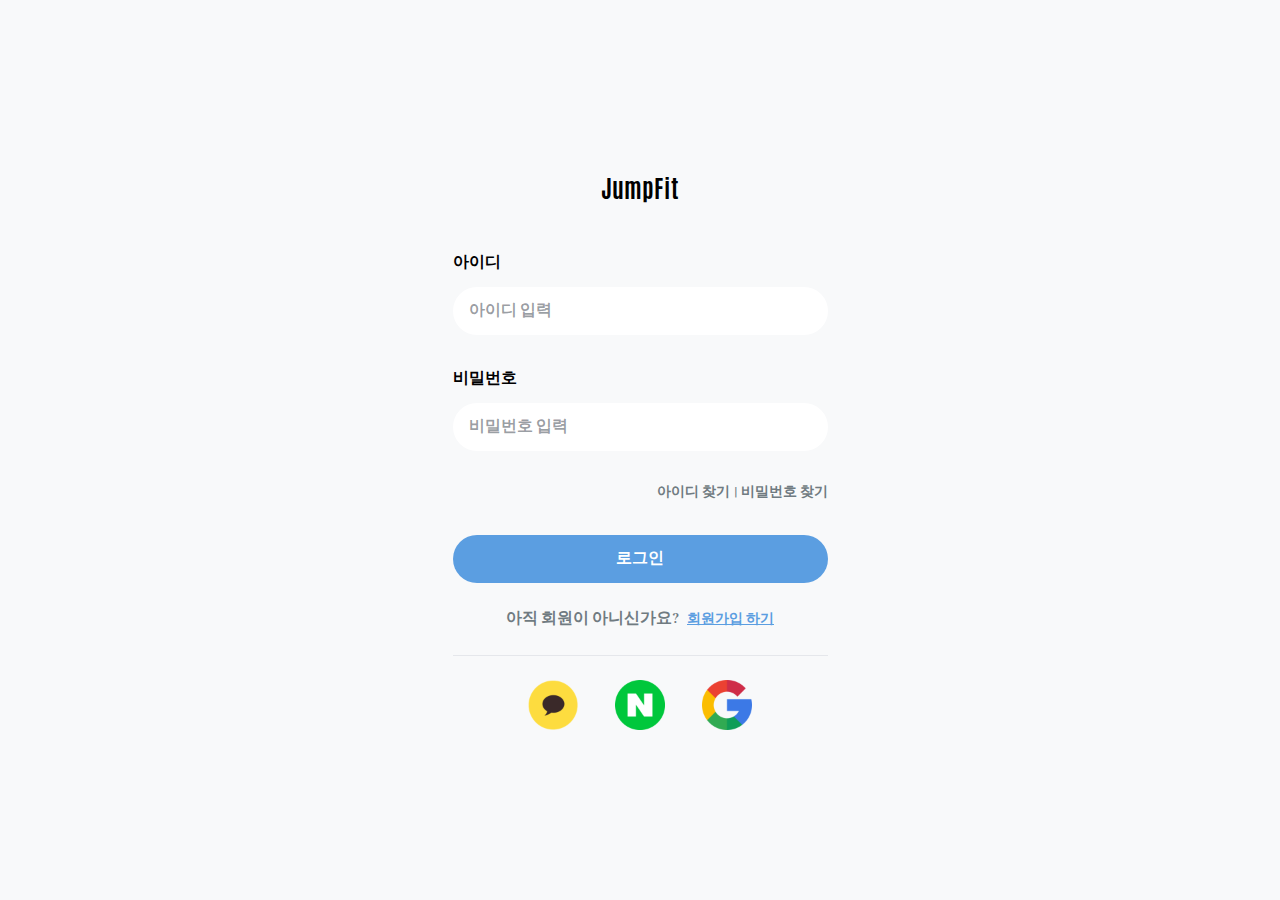
<file: app.html>
<!DOCTYPE html><html lang="ko"><head><meta charSet="utf-8"/><meta name="viewport" content="width=device-width, initial-scale=1"/><link rel="preload" href="/next/static/media/21c9b7f6563401f3-s.p.woff2" as="font" crossorigin="" type="font/woff2"/><link rel="preload" href="/next/static/media/7bd105f9beb92580-s.p.woff2" as="font" crossorigin="" type="font/woff2"/><link rel="preload" href="/next/static/media/c9a5bc6a7c948fb0-s.p.woff2" as="font" crossorigin="" type="font/woff2"/><link rel="stylesheet" href="/next/static/css/f84452f6a61d75df.css" data-precedence="next"/><link rel="preload" as="script" fetchPriority="low" href="/next/static/chunks/webpack-0bb4d48d1ec7638c.js"/><script src="/next/static/chunks/fd9d1056-d168486868a87526.js" async=""></script><script src="/next/static/chunks/23-c4819d6612527067.js" async=""></script><script src="/next/static/chunks/main-app-bf71697fd45977ba.js" async=""></script><script src="/next/static/chunks/795d4814-64a24863d8187f86.js" async=""></script><script src="/next/static/chunks/437-5d1ca087e1f0845f.js" async=""></script><script src="/next/static/chunks/app/app/page-2dc9b950e8dd76b0.js" async=""></script><title>JumpFit</title><meta name="description" content="사용자들이 점핑다이어트를 쉽게 관리하고 예약할 수 있는 편리한 모바일 애플리케이션입니다."/><link rel="icon" href="/favicon.ico" type="image/x-icon" sizes="16x16"/><meta name="next-size-adjust"/><script src="/next/static/chunks/polyfills-78c92fac7aa8fdd8.js" noModule=""></script></head><body class="__className_f05a97"><main><div class="min-w-full min-h-screen flex justify-center items-center bg-primary text-white"><div class="__className_269739"><h1 class="text-3xl">JumpFit</h1></div></div></main><script src="/next/static/chunks/webpack-0bb4d48d1ec7638c.js" async=""></script><script>(self._next_f=self._next_f||[]).push([0]);self._next_f.push([2,null])</script><script>self._next_f.push([1,"1:HL[\"/next/static/media/21c9b7f6563401f3-s.p.woff2\",\"font\",{\"crossOrigin\":\"\",\"type\":\"font/woff2\"}]\n2:HL[\"/next/static/media/7bd105f9beb92580-s.p.woff2\",\"font\",{\"crossOrigin\":\"\",\"type\":\"font/woff2\"}]\n3:HL[\"/next/static/media/c9a5bc6a7c948fb0-s.p.woff2\",\"font\",{\"crossOrigin\":\"\",\"type\":\"font/woff2\"}]\n4:HL[\"/next/static/css/f84452f6a61d75df.css\",\"style\"]\n"])</script><script>self._next_f.push([1,"5:I[5751,[],\"\"]\n7:I[9962,[\"51\",\"static/chunks/795d4814-64a24863d8187f86.js\",\"437\",\"static/chunks/437-5d1ca087e1f0845f.js\",\"191\",\"static/chunks/app/app/page-2dc9b950e8dd76b0.js\"],\"default\"]\n8:I[9275,[],\"\"]\n9:I[1343,[],\"\"]\nb:I[6130,[],\"\"]\nc:[]\n"])</script><script>self._next_f.push([1,"0:[[[\"$\",\"link\",\"0\",{\"rel\":\"stylesheet\",\"href\":\"/next/static/css/f84452f6a61d75df.css\",\"precedence\":\"next\",\"crossOrigin\":\"$undefined\"}]],[\"$\",\"$L5\",null,{\"buildId\":\"dd5No04mEzekJSF3Gqism\",\"assetPrefix\":\"\",\"initialCanonicalUrl\":\"/app\",\"initialTree\":[\"\",{\"children\":[\"app\",{\"children\":[\"__PAGE__\",{}]}]},\"$undefined\",\"$undefined\",true],\"initialSeedData\":[\"\",{\"children\":[\"app\",{\"children\":[\"__PAGE__\",{},[[\"$L6\",[\"$\",\"main\",null,{\"children\":[\"$\",\"$L7\",null,{}]}]],null],null]},[\"$\",\"$L8\",null,{\"parallelRouterKey\":\"children\",\"segmentPath\":[\"children\",\"app\",\"children\"],\"error\":\"$undefined\",\"errorStyles\":\"$undefined\",\"errorScripts\":\"$undefined\",\"template\":[\"$\",\"$L9\",null,{}],\"templateStyles\":\"$undefined\",\"templateScripts\":\"$undefined\",\"notFound\":\"$undefined\",\"notFoundStyles\":\"$undefined\",\"styles\":null}],null]},[[\"$\",\"html\",null,{\"lang\":\"ko\",\"children\":[\"$\",\"body\",null,{\"className\":\"__className_f05a97\",\"children\":[\"$\",\"$L8\",null,{\"parallelRouterKey\":\"children\",\"segmentPath\":[\"children\"],\"error\":\"$undefined\",\"errorStyles\":\"$undefined\",\"errorScripts\":\"$undefined\",\"template\":[\"$\",\"$L9\",null,{}],\"templateStyles\":\"$undefined\",\"templateScripts\":\"$undefined\",\"notFound\":[[\"$\",\"title\",null,{\"children\":\"404: This page could not be found.\"}],[\"$\",\"div\",null,{\"style\":{\"fontFamily\":\"system-ui,\\\"Segoe UI\\\",Roboto,Helvetica,Arial,sans-serif,\\\"Apple Color Emoji\\\",\\\"Segoe UI Emoji\\\"\",\"height\":\"100vh\",\"textAlign\":\"center\",\"display\":\"flex\",\"flexDirection\":\"column\",\"alignItems\":\"center\",\"justifyContent\":\"center\"},\"children\":[\"$\",\"div\",null,{\"children\":[[\"$\",\"style\",null,{\"dangerouslySetInnerHTML\":{\"__html\":\"body{color:#000;background:#fff;margin:0}.next-error-h1{border-right:1px solid rgba(0,0,0,.3)}@media (prefers-color-scheme:dark){body{color:#fff;background:#000}.next-error-h1{border-right:1px solid rgba(255,255,255,.3)}}\"}}],[\"$\",\"h1\",null,{\"className\":\"next-error-h1\",\"style\":{\"display\":\"inline-block\",\"margin\":\"0 20px 0 0\",\"padding\":\"0 23px 0 0\",\"fontSize\":24,\"fontWeight\":500,\"verticalAlign\":\"top\",\"lineHeight\":\"49px\"},\"children\":\"404\"}],[\"$\",\"div\",null,{\"style\":{\"display\":\"inline-block\"},\"children\":[\"$\",\"h2\",null,{\"style\":{\"fontSize\":14,\"fontWeight\":400,\"lineHeight\":\"49px\",\"margin\":0},\"children\":\"This page could not be found.\"}]}]]}]}]],\"notFoundStyles\":[],\"styles\":null}]}]}],null],null],\"couldBeIntercepted\":false,\"initialHead\":[false,\"$La\"],\"globalErrorComponent\":\"$b\",\"missingSlots\":\"$Wc\"}]]\n"])</script><script>self._next_f.push([1,"a:[[\"$\",\"meta\",\"0\",{\"name\":\"viewport\",\"content\":\"width=device-width, initial-scale=1\"}],[\"$\",\"meta\",\"1\",{\"charSet\":\"utf-8\"}],[\"$\",\"title\",\"2\",{\"children\":\"JumpFit\"}],[\"$\",\"meta\",\"3\",{\"name\":\"description\",\"content\":\"사용자들이 점핑다이어트를 쉽게 관리하고 예약할 수 있는 편리한 모바일 애플리케이션입니다.\"}],[\"$\",\"link\",\"4\",{\"rel\":\"icon\",\"href\":\"/favicon.ico\",\"type\":\"image/x-icon\",\"sizes\":\"16x16\"}],[\"$\",\"meta\",\"5\",{\"name\":\"next-size-adjust\"}]]\n6:null\n"])</script></body></html>
</file>
<file: next/static/css/f84452f6a61d75df.css>
/*
! tailwindcss v3.4.3 | MIT License | https://tailwindcss.com
*/*,:after,:before{box-sizing:border-box;border:0 solid #e5e7eb}:after,:before{--tw-content:""}:host,html{line-height:1.5;-webkit-text-size-adjust:100%;-moz-tab-size:4;tab-size:4;font-family:ui-sans-serif,system-ui,sans-serif,Apple Color Emoji,Segoe UI Emoji,Segoe UI Symbol,Noto Color Emoji;font-feature-settings:normal;font-variation-settings:normal;-webkit-tap-highlight-color:transparent}body{margin:0;line-height:inherit}hr{height:0;color:inherit;border-top-width:1px}abbr:where([title]){text-decoration:underline dotted}h1,h2,h3,h4,h5,h6{font-size:inherit;font-weight:inherit}a{color:inherit;text-decoration:inherit}b,strong{font-weight:bolder}code,kbd,pre,samp{font-family:ui-monospace,SFMono-Regular,Menlo,Monaco,Consolas,Liberation Mono,Courier New,monospace;font-feature-settings:normal;font-variation-settings:normal;font-size:1em}small{font-size:80%}sub,sup{font-size:75%;line-height:0;position:relative;vertical-align:baseline}sub{bottom:-.25em}sup{top:-.5em}table{text-indent:0;border-color:inherit;border-collapse:collapse}button,input,optgroup,select,textarea{font-family:inherit;font-feature-settings:inherit;font-variation-settings:inherit;font-size:100%;font-weight:inherit;line-height:inherit;letter-spacing:inherit;color:inherit;margin:0;padding:0}button,select{text-transform:none}button,input:where([type=button]),input:where([type=reset]),input:where([type=submit]){-webkit-appearance:button;background-color:transparent;background-image:none}:-moz-focusring{outline:auto}:-moz-ui-invalid{box-shadow:none}progress{vertical-align:baseline}::-webkit-inner-spin-button,::-webkit-outer-spin-button{height:auto}[type=search]{-webkit-appearance:textfield;outline-offset:-2px}::-webkit-search-decoration{-webkit-appearance:none}::-webkit-file-upload-button{-webkit-appearance:button;font:inherit}summary{display:list-item}blockquote,dd,dl,figure,h1,h2,h3,h4,h5,h6,hr,p,pre{margin:0}fieldset{margin:0}fieldset,legend{padding:0}menu,ol,ul{list-style:none;margin:0;padding:0}dialog{padding:0}textarea{resize:vertical}input::placeholder,textarea::placeholder{opacity:1;color:#9ca3af}[role=button],button{cursor:pointer}:disabled{cursor:default}audio,canvas,embed,iframe,img,object,svg,video{display:block;vertical-align:middle}img,video{max-width:100%;height:auto}[hidden]{display:none}*,:after,:before{--tw-border-spacing-x:0;--tw-border-spacing-y:0;--tw-translate-x:0;--tw-translate-y:0;--tw-rotate:0;--tw-skew-x:0;--tw-skew-y:0;--tw-scale-x:1;--tw-scale-y:1;--tw-pan-x: ;--tw-pan-y: ;--tw-pinch-zoom: ;--tw-scroll-snap-strictness:proximity;--tw-gradient-from-position: ;--tw-gradient-via-position: ;--tw-gradient-to-position: ;--tw-ordinal: ;--tw-slashed-zero: ;--tw-numeric-figure: ;--tw-numeric-spacing: ;--tw-numeric-fraction: ;--tw-ring-inset: ;--tw-ring-offset-width:0px;--tw-ring-offset-color:#fff;--tw-ring-color:rgba(59,130,246,.5);--tw-ring-offset-shadow:0 0 #0000;--tw-ring-shadow:0 0 #0000;--tw-shadow:0 0 #0000;--tw-shadow-colored:0 0 #0000;--tw-blur: ;--tw-brightness: ;--tw-contrast: ;--tw-grayscale: ;--tw-hue-rotate: ;--tw-invert: ;--tw-saturate: ;--tw-sepia: ;--tw-drop-shadow: ;--tw-backdrop-blur: ;--tw-backdrop-brightness: ;--tw-backdrop-contrast: ;--tw-backdrop-grayscale: ;--tw-backdrop-hue-rotate: ;--tw-backdrop-invert: ;--tw-backdrop-opacity: ;--tw-backdrop-saturate: ;--tw-backdrop-sepia: ;--tw-contain-size: ;--tw-contain-layout: ;--tw-contain-paint: ;--tw-contain-style: }::backdrop{--tw-border-spacing-x:0;--tw-border-spacing-y:0;--tw-translate-x:0;--tw-translate-y:0;--tw-rotate:0;--tw-skew-x:0;--tw-skew-y:0;--tw-scale-x:1;--tw-scale-y:1;--tw-pan-x: ;--tw-pan-y: ;--tw-pinch-zoom: ;--tw-scroll-snap-strictness:proximity;--tw-gradient-from-position: ;--tw-gradient-via-position: ;--tw-gradient-to-position: ;--tw-ordinal: ;--tw-slashed-zero: ;--tw-numeric-figure: ;--tw-numeric-spacing: ;--tw-numeric-fraction: ;--tw-ring-inset: ;--tw-ring-offset-width:0px;--tw-ring-offset-color:#fff;--tw-ring-color:rgba(59,130,246,.5);--tw-ring-offset-shadow:0 0 #0000;--tw-ring-shadow:0 0 #0000;--tw-shadow:0 0 #0000;--tw-shadow-colored:0 0 #0000;--tw-blur: ;--tw-brightness: ;--tw-contrast: ;--tw-grayscale: ;--tw-hue-rotate: ;--tw-invert: ;--tw-saturate: ;--tw-sepia: ;--tw-drop-shadow: ;--tw-backdrop-blur: ;--tw-backdrop-brightness: ;--tw-backdrop-contrast: ;--tw-backdrop-grayscale: ;--tw-backdrop-hue-rotate: ;--tw-backdrop-invert: ;--tw-backdrop-opacity: ;--tw-backdrop-saturate: ;--tw-backdrop-sepia: ;--tw-contain-size: ;--tw-contain-layout: ;--tw-contain-paint: ;--tw-contain-style: }.fixed{position:fixed}.absolute{position:absolute}.left-0{left:0}.left-5{left:1.25rem}.top-0{top:0}.top-2{top:.5rem}.my-6{margin-top:1.5rem;margin-bottom:1.5rem}.mb-12{margin-bottom:3rem}.mb-3{margin-bottom:.75rem}.mb-8{margin-bottom:2rem}.mt-6{margin-top:1.5rem}.mt-8{margin-top:2rem}.flex{display:flex}.h-12{height:3rem}.min-h-screen{min-height:100vh}.w-\[224px\]{width:224px}.w-full{width:100%}.w-screen{width:100vw}.min-w-\[375px\]{min-width:375px}.min-w-full{min-width:100%}.max-w-\[430px\]{max-width:430px}.flex-col{flex-direction:column}.items-center{align-items:center}.justify-center{justify-content:center}.justify-between{justify-content:space-between}.rounded-\[50px\]{border-radius:50px}.rounded-full{border-radius:9999px}.bg-background{--tw-bg-opacity:1;background-color:rgb(248 249 250/var(--tw-bg-opacity))}.bg-primary{--tw-bg-opacity:1;background-color:rgb(91 158 225/var(--tw-bg-opacity))}.bg-white{--tw-bg-opacity:1;background-color:rgb(255 255 255/var(--tw-bg-opacity))}.p-2{padding:.5rem}.px-1{padding-left:.25rem;padding-right:.25rem}.px-4{padding-left:1rem;padding-right:1rem}.pr-2{padding-right:.5rem}.text-center{text-align:center}.text-right{text-align:right}.text-2xl{font-size:1.5rem;line-height:2rem}.text-3xl{font-size:1.875rem;line-height:2.25rem}.text-base{font-size:1rem;line-height:1.5rem}.text-sm{font-size:.875rem;line-height:1.25rem}.text-\[\#707B81\]{--tw-text-opacity:1;color:rgb(112 123 129/var(--tw-text-opacity))}.text-primary{--tw-text-opacity:1;color:rgb(91 158 225/var(--tw-text-opacity))}.text-white{--tw-text-opacity:1;color:rgb(255 255 255/var(--tw-text-opacity))}.underline{text-decoration-line:underline}.caret-primary{caret-color:#5b9ee1}.placeholder\:text-\[\#1A253075\]::placeholder{color:#1a253075}.focus\:outline-1:focus{outline-width:1px}.focus\:outline-primary:focus{outline-color:#5b9ee1}@font-face{font-family:__Inter_aaf875;font-style:normal;font-weight:100 900;font-display:swap;src:url(/next/static/media/ec159349637c90ad-s.woff2) format("woff2");unicode-range:u+0460-052f,u+1c80-1c88,u+20b4,u+2de0-2dff,u+a640-a69f,u+fe2e-fe2f}@font-face{font-family:__Inter_aaf875;font-style:normal;font-weight:100 900;font-display:swap;src:url(/next/static/media/513657b02c5c193f-s.woff2) format("woff2");unicode-range:u+0301,u+0400-045f,u+0490-0491,u+04b0-04b1,u+2116}@font-face{font-family:__Inter_aaf875;font-style:normal;font-weight:100 900;font-display:swap;src:url(/next/static/media/fd4db3eb5472fc27-s.woff2) format("woff2");unicode-range:u+1f??}@font-face{font-family:__Inter_aaf875;font-style:normal;font-weight:100 900;font-display:swap;src:url(/next/static/media/51ed15f9841b9f9d-s.woff2) format("woff2");unicode-range:u+0370-0377,u+037a-037f,u+0384-038a,u+038c,u+038e-03a1,u+03a3-03ff}@font-face{font-family:__Inter_aaf875;font-style:normal;font-weight:100 900;font-display:swap;src:url(/next/static/media/05a31a2ca4975f99-s.woff2) format("woff2");unicode-range:u+0102-0103,u+0110-0111,u+0128-0129,u+0168-0169,u+01a0-01a1,u+01af-01b0,u+0300-0301,u+0303-0304,u+0308-0309,u+0323,u+0329,u+1ea0-1ef9,u+20ab}@font-face{font-family:__Inter_aaf875;font-style:normal;font-weight:100 900;font-display:swap;src:url(/next/static/media/d6b16ce4a6175f26-s.woff2) format("woff2");unicode-range:u+0100-02af,u+0304,u+0308,u+0329,u+1e00-1e9f,u+1ef2-1eff,u+2020,u+20a0-20ab,u+20ad-20c0,u+2113,u+2c60-2c7f,u+a720-a7ff}@font-face{font-family:__Inter_aaf875;font-style:normal;font-weight:100 900;font-display:swap;src:url(/next/static/media/c9a5bc6a7c948fb0-s.p.woff2) format("woff2");unicode-range:u+00??,u+0131,u+0152-0153,u+02bb-02bc,u+02c6,u+02da,u+02dc,u+0304,u+0308,u+0329,u+2000-206f,u+2074,u+20ac,u+2122,u+2191,u+2193,u+2212,u+2215,u+feff,u+fffd}@font-face{font-family:__Inter_Fallback_aaf875;src:local("Arial");ascent-override:90.49%;descent-override:22.56%;line-gap-override:0.00%;size-adjust:107.06%}.__className_aaf875{font-family:__Inter_aaf875,__Inter_Fallback_aaf875;font-style:normal}@font-face{font-family:__Antonio_269739;font-style:normal;font-weight:100 700;font-display:swap;src:url(/next/static/media/b37e02353da4ba38-s.woff2) format("woff2");unicode-range:u+0100-02af,u+0304,u+0308,u+0329,u+1e00-1e9f,u+1ef2-1eff,u+2020,u+20a0-20ab,u+20ad-20c0,u+2113,u+2c60-2c7f,u+a720-a7ff}@font-face{font-family:__Antonio_269739;font-style:normal;font-weight:100 700;font-display:swap;src:url(/next/static/media/21c9b7f6563401f3-s.p.woff2) format("woff2");unicode-range:u+00??,u+0131,u+0152-0153,u+02bb-02bc,u+02c6,u+02da,u+02dc,u+0304,u+0308,u+0329,u+2000-206f,u+2074,u+20ac,u+2122,u+2191,u+2193,u+2212,u+2215,u+feff,u+fffd}@font-face{font-family:__Antonio_Fallback_269739;src:local("Arial");ascent-override:137.82%;descent-override:16.61%;line-gap-override:0.00%;size-adjust:83.79%}.__className_269739{font-family:__Antonio_269739,__Antonio_Fallback_269739;font-style:normal}@font-face{font-family:__Abhaya_Libre_f05a97;font-style:normal;font-weight:700;font-display:swap;src:url(/next/static/media/bd4d200f4edafe98-s.woff2) format("woff2");unicode-range:u+0964-0965,u+0d81-0df4,u+1cf2,u+200c-200d,u+25cc,u+111e1-111f4}@font-face{font-family:__Abhaya_Libre_f05a97;font-style:normal;font-weight:700;font-display:swap;src:url(/next/static/media/9cbf84475455825f-s.woff2) format("woff2");unicode-range:u+0100-02af,u+0304,u+0308,u+0329,u+1e00-1e9f,u+1ef2-1eff,u+2020,u+20a0-20ab,u+20ad-20c0,u+2113,u+2c60-2c7f,u+a720-a7ff}@font-face{font-family:__Abhaya_Libre_f05a97;font-style:normal;font-weight:700;font-display:swap;src:url(/next/static/media/7bd105f9beb92580-s.p.woff2) format("woff2");unicode-range:u+00??,u+0131,u+0152-0153,u+02bb-02bc,u+02c6,u+02da,u+02dc,u+0304,u+0308,u+0329,u+2000-206f,u+2074,u+20ac,u+2122,u+2191,u+2193,u+2212,u+2215,u+feff,u+fffd}@font-face{font-family:__Abhaya_Libre_Fallback_f05a97;src:local("Times New Roman");ascent-override:83.78%;descent-override:33.90%;line-gap-override:0.00%;size-adjust:100.24%}.__className_f05a97{font-family:__Abhaya_Libre_f05a97,__Abhaya_Libre_Fallback_f05a97;font-weight:700;font-style:normal}
</file>
